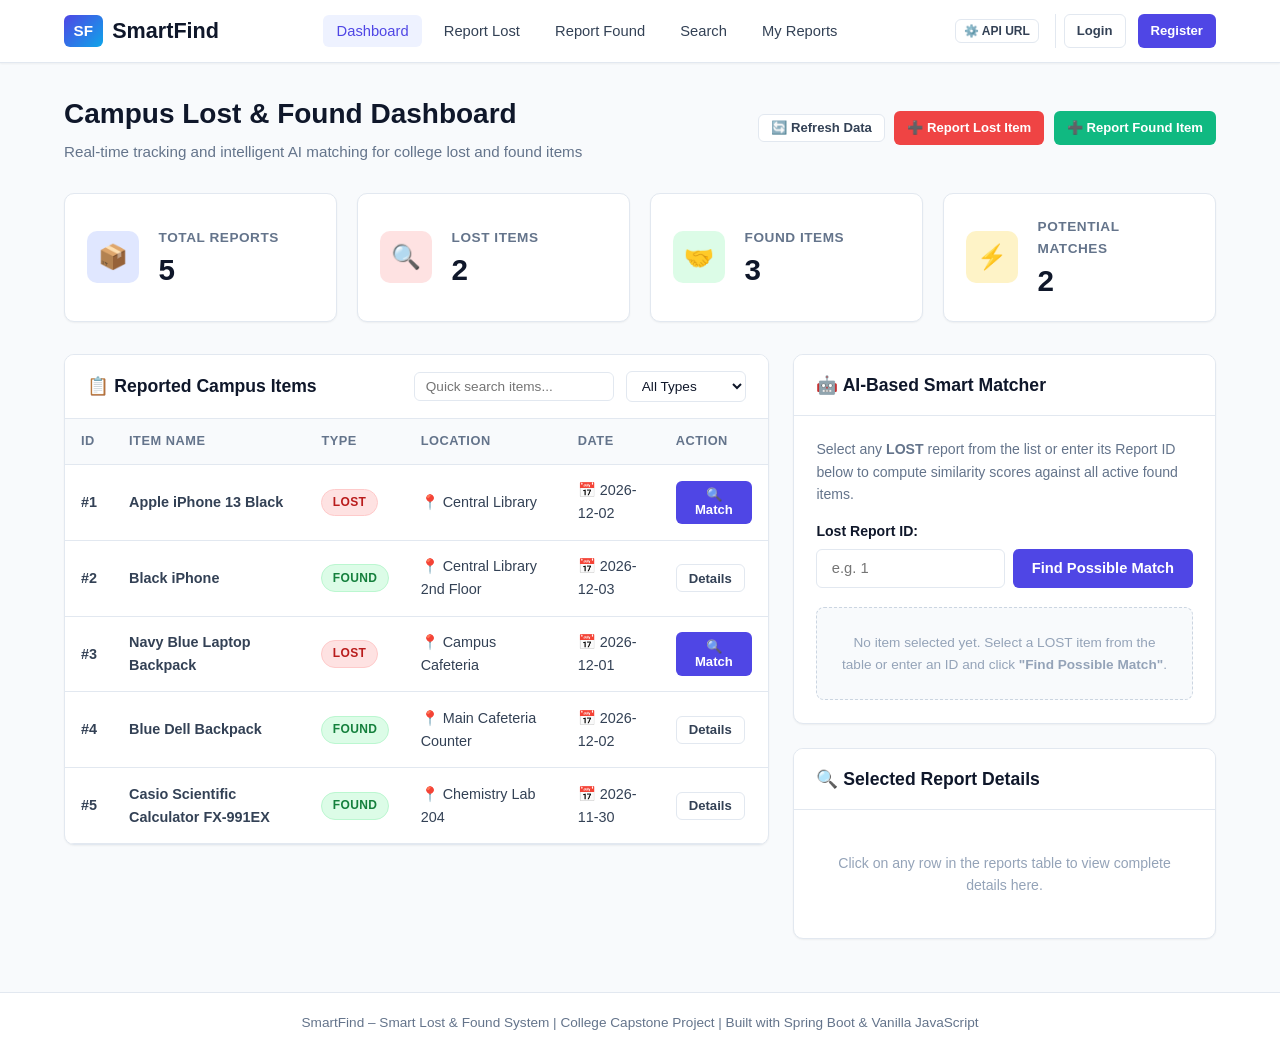
<file: index.html>
<!DOCTYPE html>
<html lang="en">
<head>
    <meta charset="UTF-8">
    <meta name="viewport" content="width=device-width, initial-scale=1.0">
    <title>SmartFind – Smart Lost & Found System Dashboard</title>
    <link rel="stylesheet" href="style.css">
</head>
<body>

    <!-- Dynamic Navigation Bar -->
    <div id="navbar-placeholder"></div>

    <main class="main-content">
        <!-- Page Header -->
        <div class="page-header">
            <div>
                <h1>Campus Lost & Found Dashboard</h1>
                <p>Real-time tracking and intelligent AI matching for college lost and found items</p>
            </div>
            <div style="display: flex; gap: 0.6rem; align-items: center;">
                <button class="btn btn-secondary btn-sm" onclick="refreshDashboardStats(); loadRecentReports();">
                    🔄 Refresh Data
                </button>
                <a href="lost-item.html" class="btn btn-danger btn-sm">➕ Report Lost Item</a>
                <a href="found-item.html" class="btn btn-success btn-sm">➕ Report Found Item</a>
            </div>
        </div>

        <div id="dash-alert-container"></div>

        <!-- Metric Statistics Cards -->
        <section class="metrics-grid">
            <div class="metric-card">
                <div class="metric-icon total">📦</div>
                <div class="metric-info">
                    <h3>Total Reports</h3>
                    <div class="metric-number" id="stat-total-reports">0</div>
                </div>
            </div>
            <div class="metric-card">
                <div class="metric-icon lost">🔍</div>
                <div class="metric-info">
                    <h3>Lost Items</h3>
                    <div class="metric-number" id="stat-total-lost">0</div>
                </div>
            </div>
            <div class="metric-card">
                <div class="metric-icon found">🤝</div>
                <div class="metric-info">
                    <h3>Found Items</h3>
                    <div class="metric-number" id="stat-total-found">0</div>
                </div>
            </div>
            <div class="metric-card">
                <div class="metric-icon matches">⚡</div>
                <div class="metric-info">
                    <h3>Potential Matches</h3>
                    <div class="metric-number" id="stat-potential-matches">0</div>
                </div>
            </div>
        </section>

        <!-- Main Dashboard 2-Column Grid -->
        <div class="dashboard-grid">
            <!-- Left Column: Reports List & Table -->
            <div class="card">
                <div class="card-header">
                    <div class="card-title">📋 Reported Campus Items</div>
                    <div class="search-bar-inline">
                        <input type="text" id="dash-search-input" class="form-control" placeholder="Quick search items..." style="width: 200px; padding: 0.4rem 0.7rem; font-size: 0.85rem;">
                        <select id="dash-filter-type" class="form-control" style="width: 120px; padding: 0.4rem 0.7rem; font-size: 0.85rem;">
                            <option value="">All Types</option>
                            <option value="LOST">Lost</option>
                            <option value="FOUND">Found</option>
                        </select>
                    </div>
                </div>
                <div class="card-body" style="padding: 0;">
                    <div class="table-responsive">
                        <table class="table">
                            <thead>
                                <tr>
                                    <th>ID</th>
                                    <th>Item Name</th>
                                    <th>Type</th>
                                    <th>Location</th>
                                    <th>Date</th>
                                    <th>Action</th>
                                </tr>
                            </thead>
                            <tbody id="reports-table-body">
                                <tr>
                                    <td colspan="6" style="text-align: center; padding: 2rem;">Loading reports...</td>
                                </tr>
                            </tbody>
                        </table>
                    </div>
                </div>
            </div>

            <!-- Right Column: AI Matching & Selected Item Details -->
            <div>
                <!-- Smart AI Matching Card -->
                <div class="card">
                    <div class="card-header">
                        <div class="card-title">🤖 AI-Based Smart Matcher</div>
                    </div>
                    <div class="card-body">
                        <p style="font-size: 0.88rem; color: var(--muted); margin-bottom: 0.9rem;">
                            Select any <strong>LOST</strong> report from the list or enter its Report ID below to compute similarity scores against all active found items.
                        </p>
                        <div id="match-alert-container"></div>
                        <div class="form-group">
                            <label class="form-label" for="match-lost-id-input">Lost Report ID:</label>
                            <div style="display: flex; gap: 0.5rem;">
                                <input type="number" id="match-lost-id-input" class="form-control" placeholder="e.g. 1" min="1">
                                <button class="btn btn-primary" onclick="runMatching()" style="white-space: nowrap;">
                                    Find Possible Match
                                </button>
                            </div>
                        </div>

                        <!-- Results Container -->
                        <div id="matching-results-container" style="margin-top: 1.2rem;">
                            <div style="font-size: 0.85rem; color: #94a3b8; text-align: center; padding: 1.5rem; background: #f8fafc; border-radius: 8px; border: 1px dashed #cbd5e1;">
                                No item selected yet. Select a LOST item from the table or enter an ID and click <strong>"Find Possible Match"</strong>.
                            </div>
                        </div>
                    </div>
                </div>

                <!-- Selected Item Details Card -->
                <div class="card">
                    <div class="card-header">
                        <div class="card-title">🔍 Selected Report Details</div>
                    </div>
                    <div class="card-body">
                        <div id="item-details-content">
                            <p style="font-size: 0.88rem; color: #94a3b8; text-align: center; padding: 1.2rem;">
                                Click on any row in the reports table to view complete details here.
                            </p>
                        </div>
                    </div>
                </div>
            </div>
        </div>
    </main>

    <footer class="footer">
        <p>SmartFind – Smart Lost & Found System | College Capstone Project | Built with Spring Boot &amp; Vanilla JavaScript</p>
    </footer>

    <script src="script.js?v=3.0"></script>
    <script>
        document.addEventListener("DOMContentLoaded", () => {
            loadDashboard();
            // Handle if coming from search match link
            const matchId = sessionStorage.getItem("match_id");
            if (matchId) {
                sessionStorage.removeItem("match_id");
                setTimeout(() => {
                    triggerMatchForLostItem(Number(matchId));
                }, 400);
            }
        });
    </script>
</body>
</html>
</file>
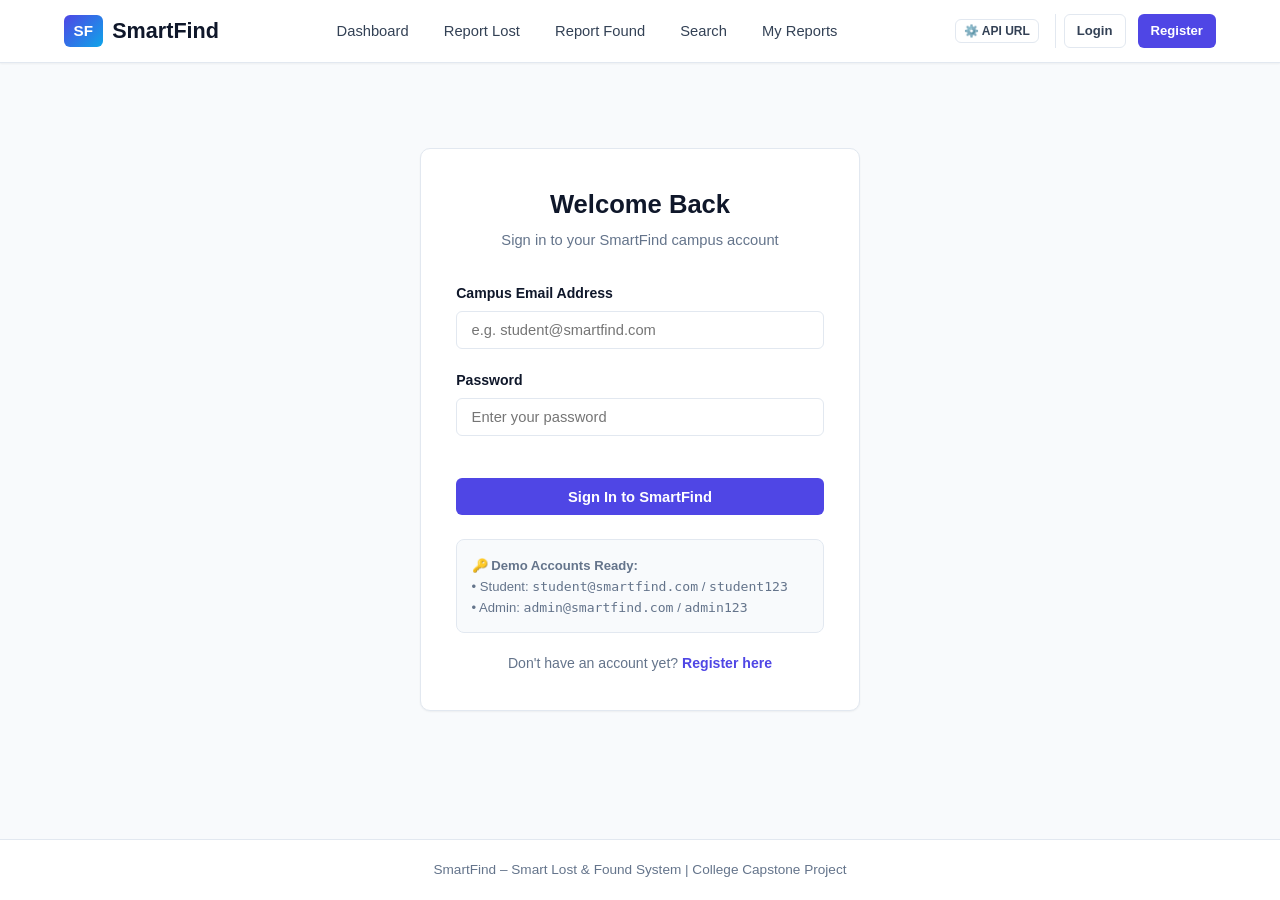
<file: admin.html>
<!DOCTYPE html>
<html lang="en">
<head>
    <meta charset="UTF-8">
    <meta name="viewport" content="width=device-width, initial-scale=1.0">
    <title>Administrator Panel – SmartFind System</title>
    <link rel="stylesheet" href="style.css">
</head>
<body>

    <div id="navbar-placeholder"></div>

    <main class="main-content">
        <div class="page-header">
            <div>
                <h1>🛡️ Campus Administration Panel</h1>
                <p>System oversight, content moderation, and report management (Restricted to ADMIN role)</p>
            </div>
            <div style="display: flex; gap: 0.6rem; align-items: center;">
                <select id="admin-filter-type" class="form-control" style="width: 160px; font-size: 0.88rem;">
                    <option value="">All Reports</option>
                    <option value="LOST">Lost Reports Only</option>
                    <option value="FOUND">Found Reports Only</option>
                </select>
                <button class="btn btn-secondary btn-sm" onclick="loadAdminReports()">
                    🔄 Refresh
                </button>
            </div>
        </div>

        <div id="admin-alert"></div>

        <div class="card">
            <div class="card-header">
                <div class="card-title">📋 All Campus Reports Moderation</div>
            </div>
            <div class="card-body" style="padding: 0;">
                <div class="table-responsive">
                    <table class="table">
                        <thead>
                            <tr>
                                <th>ID</th>
                                <th>Item Name</th>
                                <th>Type</th>
                                <th>Location</th>
                                <th>Date</th>
                                <th>Submitted By</th>
                                <th>Admin Actions</th>
                            </tr>
                        </thead>
                        <tbody id="admin-reports-table">
                            <tr>
                                <td colspan="7" style="text-align: center; padding: 2rem;">Loading admin data...</td>
                            </tr>
                        </tbody>
                    </table>
                </div>
            </div>
        </div>
    </main>

    <footer class="footer">
        <p>SmartFind – Smart Lost & Found System | College Capstone Project | Admin Portal</p>
    </footer>

    <script src="script.js?v=3.0"></script>
    <script>
        document.addEventListener("DOMContentLoaded", () => {
            initAdminPage();
        });
    </script>
</body>
</html>
</file>
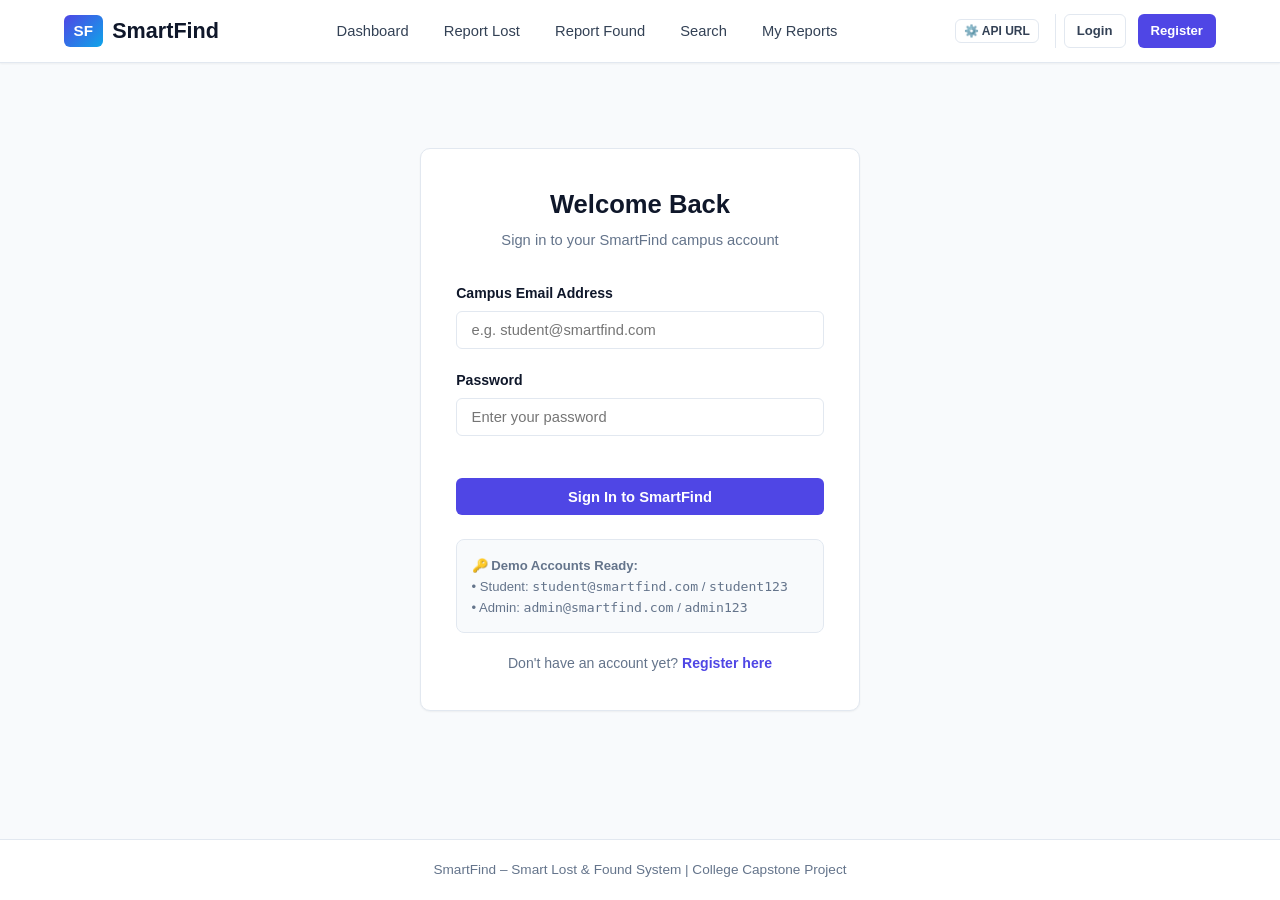
<file: found-item.html>
<!DOCTYPE html>
<html lang="en">
<head>
    <meta charset="UTF-8">
    <meta name="viewport" content="width=device-width, initial-scale=1.0">
    <title>Report Found Item – SmartFind System</title>
    <link rel="stylesheet" href="style.css">
</head>
<body>

    <div id="navbar-placeholder"></div>

    <main class="main-content">
        <div style="max-width: 680px; margin: 0 auto;">
            <div class="page-header">
                <div>
                    <h1>🤝 Report a Found Item</h1>
                    <p>Help a fellow campus student or colleague recover their misplaced belongings.</p>
                </div>
            </div>

            <div id="report-alert-container"></div>

            <div class="card">
                <div class="card-header">
                    <div class="card-title">📝 Found Item Details Form</div>
                    <span class="badge badge-found">Report Type: FOUND</span>
                </div>
                <div class="card-body">
                    <form id="item-form" onsubmit="handleItemReportSubmit(event, 'FOUND')">
                        <div class="form-group">
                            <label class="form-label" for="item-name">Item Name *</label>
                            <input type="text" id="item-name" class="form-control" placeholder="e.g. Black iPhone, Blue Notebook Bag, Car Keys" required>
                            <div class="form-hint">Brief title of what you found.</div>
                        </div>

                        <div class="form-group">
                            <label class="form-label" for="item-description">Detailed Description *</label>
                            <textarea id="item-description" class="form-control" placeholder="Describe appearance, condition, where it was spotted, distinctive marks..." required></textarea>
                            <div class="form-hint">Do not include private codes or PINs. Keep details clear and objective.</div>
                        </div>

                        <div class="form-group">
                            <label class="form-label" for="item-location">Location Where Found *</label>
                            <input type="text" id="item-location" class="form-control" placeholder="e.g. Library Study Desk, Cafeteria Table, Auditorium A" required>
                            <div class="form-hint">Precise spot on campus where the object was discovered.</div>
                        </div>

                        <div class="form-group">
                            <label class="form-label" for="item-date">Date Found *</label>
                            <input type="date" id="item-date" class="form-control" required>
                        </div>

                        <div style="display: flex; gap: 0.8rem; margin-top: 1.5rem;">
                            <button type="submit" id="submit-btn" class="btn btn-success" style="flex: 1;">
                                Submit Found Report
                            </button>
                            <a href="index.html" class="btn btn-secondary">Cancel</a>
                        </div>
                    </form>
                </div>
            </div>
        </div>
    </main>

    <footer class="footer">
        <p>SmartFind – Smart Lost & Found System | College Capstone Project</p>
    </footer>

    <script src="script.js?v=3.0"></script>
    <script>
        document.addEventListener("DOMContentLoaded", () => {
            initNavigation("found");
            requireAuth();
            const dateInput = document.getElementById("item-date");
            if (dateInput) {
                dateInput.value = new Date().toISOString().split("T")[0];
            }
        });
    </script>
</body>
</html>
</file>
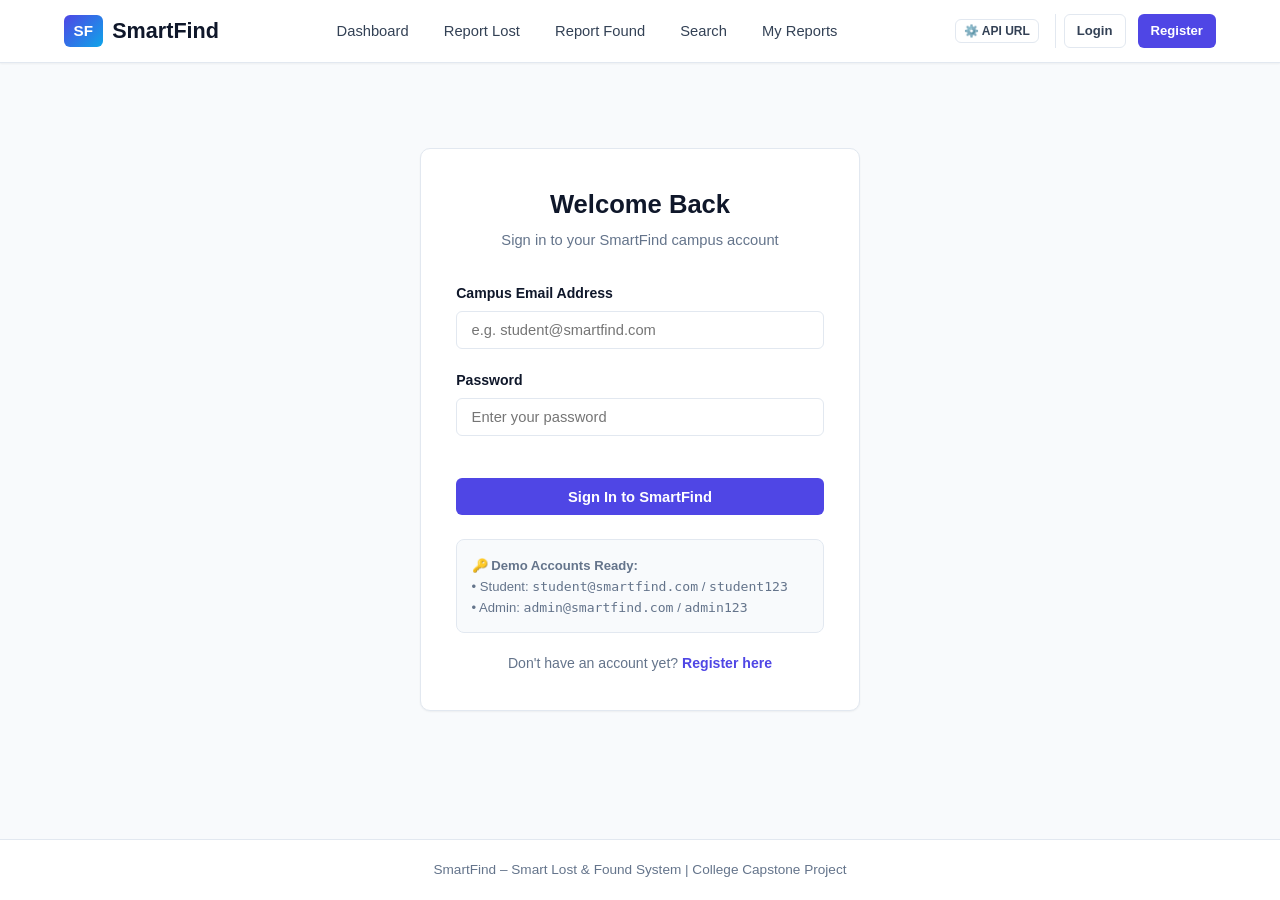
<file: login.html>
<!DOCTYPE html>
<html lang="en">
<head>
    <meta charset="UTF-8">
    <meta name="viewport" content="width=device-width, initial-scale=1.0">
    <title>Login – SmartFind Lost & Found System</title>
    <link rel="stylesheet" href="style.css">
</head>
<body>

    <div id="navbar-placeholder"></div>

    <main class="main-content">
        <div class="auth-wrapper">
            <div class="card">
                <div class="card-body" style="padding: 2.2rem;">
                    <div class="auth-header">
                        <h2>Welcome Back</h2>
                        <p>Sign in to your SmartFind campus account</p>
                    </div>

                    <div id="login-alert"></div>

                    <form id="login-form" onsubmit="handleLoginSubmit(event)">
                        <div class="form-group">
                            <label class="form-label" for="email">Campus Email Address</label>
                            <input type="email" id="email" class="form-control" placeholder="e.g. student@smartfind.com" required>
                        </div>

                        <div class="form-group">
                            <label class="form-label" for="password">Password</label>
                            <input type="password" id="password" class="form-control" placeholder="Enter your password" required>
                        </div>

                        <button type="submit" id="login-btn" class="btn btn-primary btn-block" style="margin-top: 1.4rem;">
                            Sign In to SmartFind
                        </button>
                    </form>

                    <div style="margin-top: 1.5rem; padding: 0.9rem; background: #f8fafc; border-radius: 8px; font-size: 0.82rem; color: #64748b; border: 1px solid #e2e8f0;">
                        <strong>🔑 Demo Accounts Ready:</strong><br>
                        • Student: <code>student@smartfind.com</code> / <code>student123</code><br>
                        • Admin: <code>admin@smartfind.com</code> / <code>admin123</code>
                    </div>

                    <div class="auth-footer">
                        Don't have an account yet? <a href="register.html">Register here</a>
                    </div>
                </div>
            </div>
        </div>
    </main>

    <footer class="footer">
        <p>SmartFind – Smart Lost & Found System | College Capstone Project</p>
    </footer>

    <script src="script.js?v=3.0"></script>
    <script>
        document.addEventListener("DOMContentLoaded", () => {
            initNavigation("login");
            const user = getLoggedInUser();
            if (user) {
                // If already logged in, redirect to dashboard
                window.location.href = "index.html";
            }
        });
    </script>
</body>
</html>
</file>
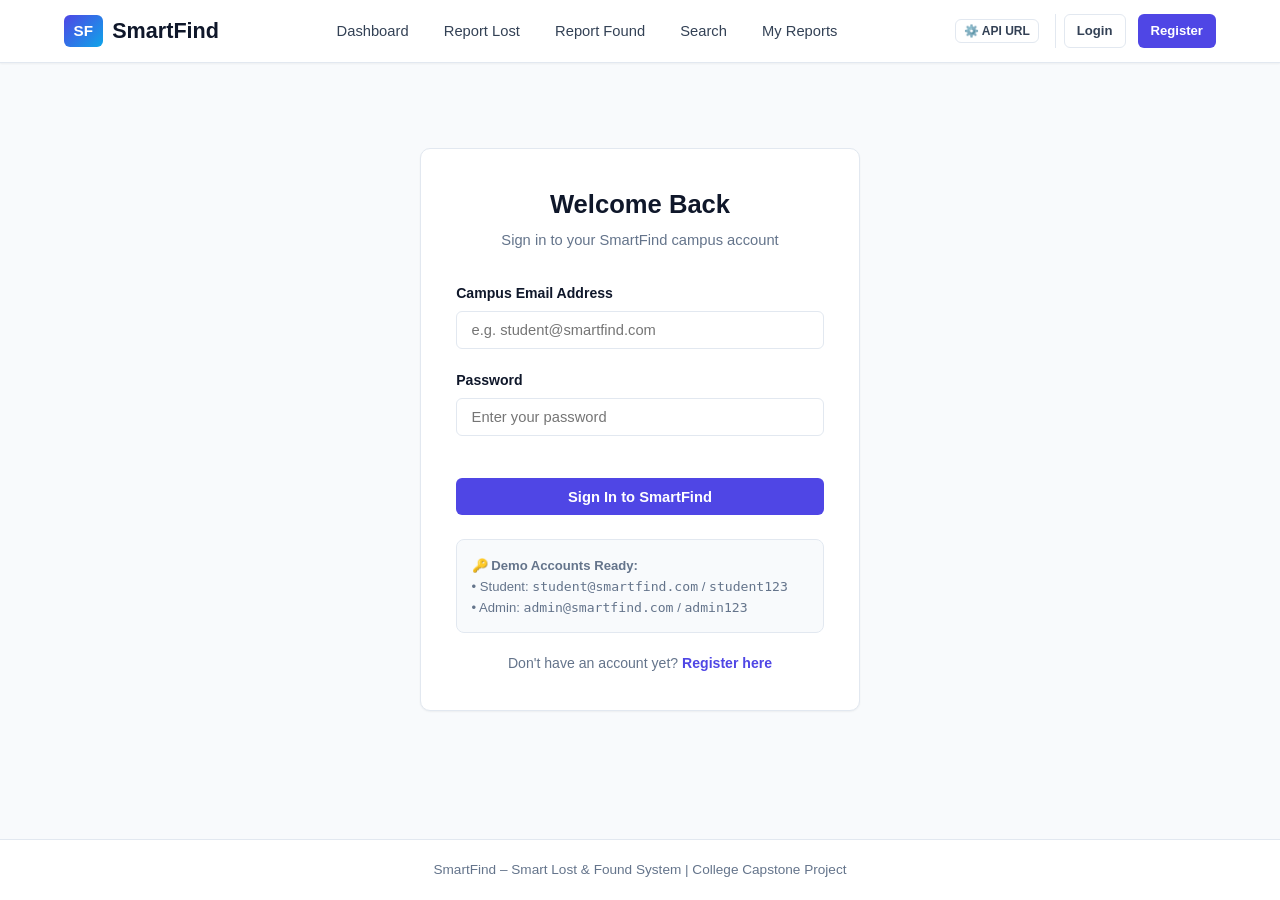
<file: lost-item.html>
<!DOCTYPE html>
<html lang="en">
<head>
    <meta charset="UTF-8">
    <meta name="viewport" content="width=device-width, initial-scale=1.0">
    <title>Report Lost Item – SmartFind System</title>
    <link rel="stylesheet" href="style.css">
</head>
<body>

    <div id="navbar-placeholder"></div>

    <main class="main-content">
        <div style="max-width: 680px; margin: 0 auto;">
            <div class="page-header">
                <div>
                    <h1>🔍 Report a Lost Item</h1>
                    <p>Submit item details so SmartFind's AI engine can find matches against reported found items.</p>
                </div>
            </div>

            <div id="report-alert-container"></div>

            <div class="card">
                <div class="card-header">
                    <div class="card-title">📝 Lost Item Details Form</div>
                    <span class="badge badge-lost">Report Type: LOST</span>
                </div>
                <div class="card-body">
                    <form id="item-form" onsubmit="handleItemReportSubmit(event, 'LOST')">
                        <div class="form-group">
                            <label class="form-label" for="item-name">Item Name *</label>
                            <input type="text" id="item-name" class="form-control" placeholder="e.g. Apple iPhone 13, Navy Blue Backpack, Casio Watch" required>
                            <div class="form-hint">Provide the specific brand or object name for accurate AI matching.</div>
                        </div>

                        <div class="form-group">
                            <label class="form-label" for="item-description">Detailed Description *</label>
                            <textarea id="item-description" class="form-control" placeholder="Describe color, size, case, unique scratches, logos, contents or distinctive marks..." required></textarea>
                            <div class="form-hint">Our keyword matching algorithm compares key terms in this description.</div>
                        </div>

                        <div class="form-group">
                            <label class="form-label" for="item-location">Location Where Lost *</label>
                            <input type="text" id="item-location" class="form-control" placeholder="e.g. Central Library, Cafeteria Block A, Science Lab 2" required>
                            <div class="form-hint">Campus building, room number, floor, or nearby landmark.</div>
                        </div>

                        <div class="form-group">
                            <label class="form-label" for="item-date">Date Lost *</label>
                            <input type="date" id="item-date" class="form-control" required>
                        </div>

                        <div style="display: flex; gap: 0.8rem; margin-top: 1.5rem;">
                            <button type="submit" id="submit-btn" class="btn btn-danger" style="flex: 1;">
                                Submit Lost Report
                            </button>
                            <a href="index.html" class="btn btn-secondary">Cancel</a>
                        </div>
                    </form>
                </div>
            </div>
        </div>
    </main>

    <footer class="footer">
        <p>SmartFind – Smart Lost & Found System | College Capstone Project</p>
    </footer>

    <script src="script.js?v=3.0"></script>
    <script>
        document.addEventListener("DOMContentLoaded", () => {
            initNavigation("lost");
            requireAuth();
            // Default date picker to today
            const dateInput = document.getElementById("item-date");
            if (dateInput) {
                dateInput.value = new Date().toISOString().split("T")[0];
            }
        });
    </script>
</body>
</html>
</file>
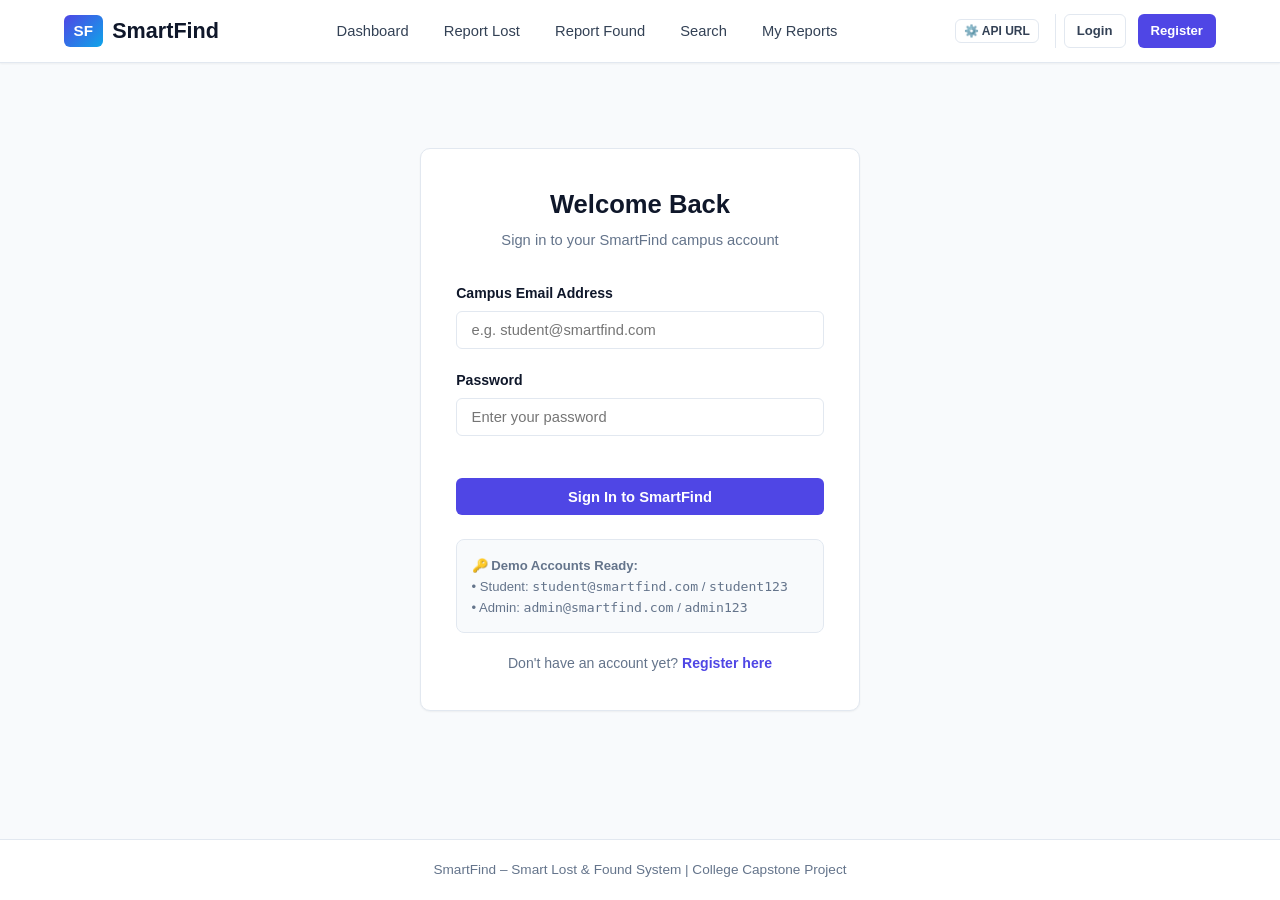
<file: my-reports.html>
<!DOCTYPE html>
<html lang="en">
<head>
    <meta charset="UTF-8">
    <meta name="viewport" content="width=device-width, initial-scale=1.0">
    <title>My Reports – SmartFind System</title>
    <link rel="stylesheet" href="style.css">
</head>
<body>

    <div id="navbar-placeholder"></div>

    <main class="main-content">
        <div class="page-header">
            <div>
                <h1>📂 My Submitted Reports</h1>
                <p>Manage reports you have submitted. You can review statuses or delete resolved items.</p>
            </div>
            <div style="display: flex; gap: 0.6rem;">
                <a href="lost-item.html" class="btn btn-danger btn-sm">➕ Report Lost Item</a>
                <a href="found-item.html" class="btn btn-success btn-sm">➕ Report Found Item</a>
            </div>
        </div>

        <div id="my-reports-alert"></div>

        <div class="card">
            <div class="card-header">
                <div class="card-title">📋 Your Items History</div>
            </div>
            <div class="card-body" style="padding: 0;">
                <div class="table-responsive">
                    <table class="table">
                        <thead>
                            <tr>
                                <th>Report ID</th>
                                <th>Item Name</th>
                                <th>Type</th>
                                <th>Location</th>
                                <th>Date</th>
                                <th>Actions</th>
                            </tr>
                        </thead>
                        <tbody id="my-reports-table">
                            <tr>
                                <td colspan="6" style="text-align: center; padding: 2rem;">Loading your reports...</td>
                            </tr>
                        </tbody>
                    </table>
                </div>
            </div>
        </div>
    </main>

    <footer class="footer">
        <p>SmartFind – Smart Lost & Found System | College Capstone Project</p>
    </footer>

    <script src="script.js?v=3.0"></script>
    <script>
        document.addEventListener("DOMContentLoaded", () => {
            initMyReportsPage();
        });
    </script>
</body>
</html>
</file>
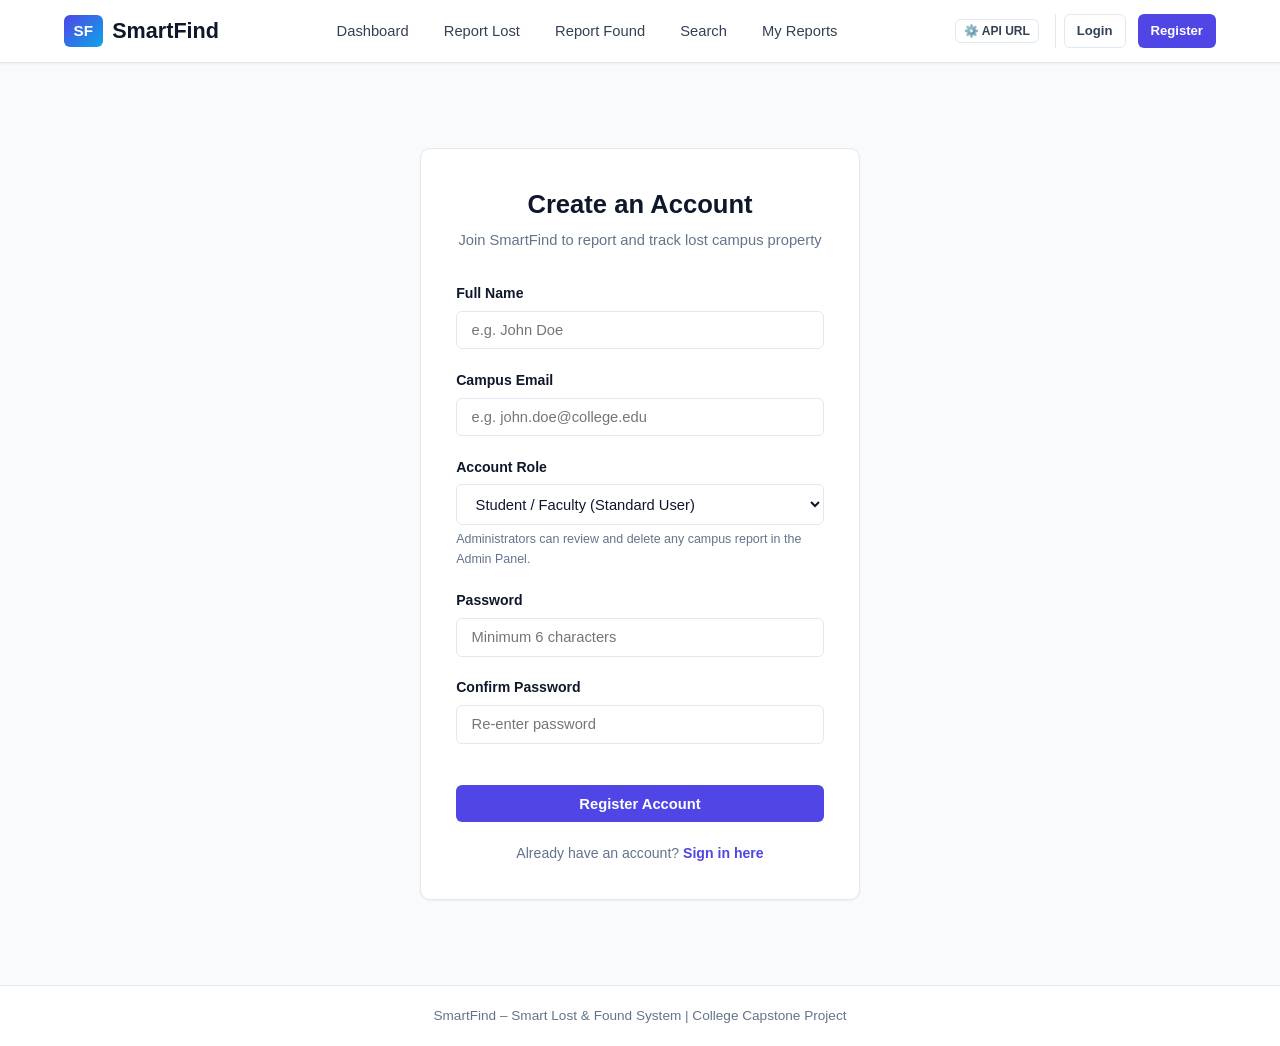
<file: register.html>
<!DOCTYPE html>
<html lang="en">
<head>
    <meta charset="UTF-8">
    <meta name="viewport" content="width=device-width, initial-scale=1.0">
    <title>Register – SmartFind Lost & Found System</title>
    <link rel="stylesheet" href="style.css">
</head>
<body>

    <div id="navbar-placeholder"></div>

    <main class="main-content">
        <div class="auth-wrapper">
            <div class="card">
                <div class="card-body" style="padding: 2.2rem;">
                    <div class="auth-header">
                        <h2>Create an Account</h2>
                        <p>Join SmartFind to report and track lost campus property</p>
                    </div>

                    <div id="register-alert"></div>

                    <form id="register-form" onsubmit="handleRegisterSubmit(event)">
                        <div class="form-group">
                            <label class="form-label" for="name">Full Name</label>
                            <input type="text" id="name" class="form-control" placeholder="e.g. John Doe" required minlength="2">
                        </div>

                        <div class="form-group">
                            <label class="form-label" for="email">Campus Email</label>
                            <input type="email" id="email" class="form-control" placeholder="e.g. john.doe@college.edu" required>
                        </div>

                        <div class="form-group">
                            <label class="form-label" for="role">Account Role</label>
                            <select id="role" class="form-control">
                                <option value="USER">Student / Faculty (Standard User)</option>
                                <option value="ADMIN">Campus Administrator</option>
                            </select>
                            <div class="form-hint">Administrators can review and delete any campus report in the Admin Panel.</div>
                        </div>

                        <div class="form-group">
                            <label class="form-label" for="password">Password</label>
                            <input type="password" id="password" class="form-control" placeholder="Minimum 6 characters" required minlength="6">
                        </div>

                        <div class="form-group">
                            <label class="form-label" for="confirm-password">Confirm Password</label>
                            <input type="password" id="confirm-password" class="form-control" placeholder="Re-enter password" required minlength="6">
                        </div>

                        <button type="submit" id="register-btn" class="btn btn-primary btn-block" style="margin-top: 1.4rem;">
                            Register Account
                        </button>
                    </form>

                    <div class="auth-footer">
                        Already have an account? <a href="login.html">Sign in here</a>
                    </div>
                </div>
            </div>
        </div>
    </main>

    <footer class="footer">
        <p>SmartFind – Smart Lost & Found System | College Capstone Project</p>
    </footer>

    <script src="script.js?v=3.0"></script>
    <script>
        document.addEventListener("DOMContentLoaded", () => {
            initNavigation("register");
        });
    </script>
</body>
</html>
</file>
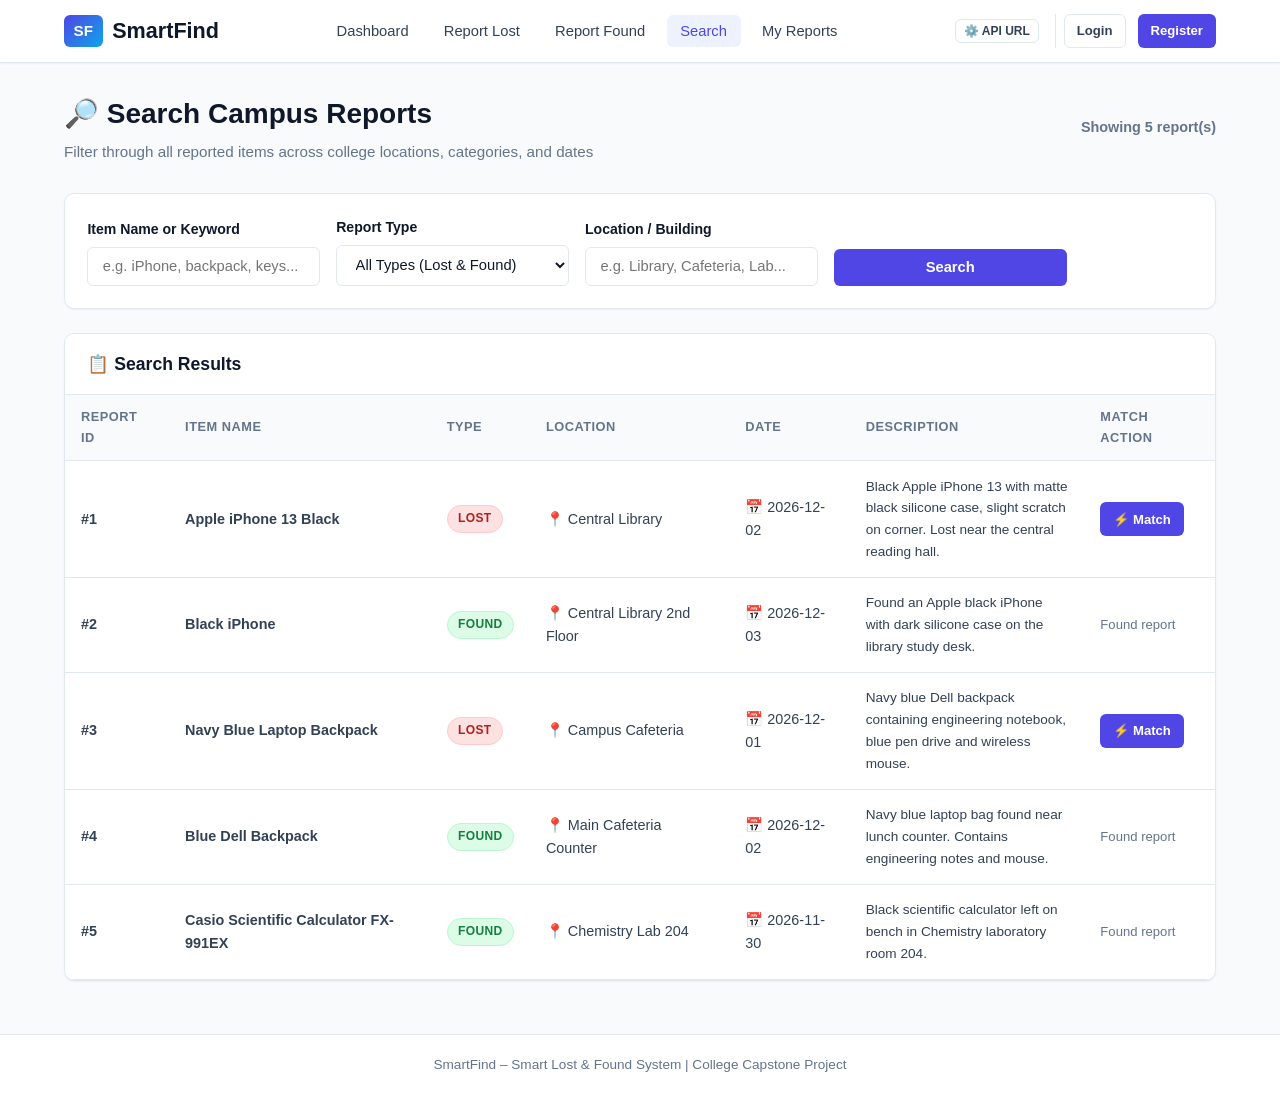
<file: search.html>
<!DOCTYPE html>
<html lang="en">
<head>
    <meta charset="UTF-8">
    <meta name="viewport" content="width=device-width, initial-scale=1.0">
    <title>Search Items – SmartFind System</title>
    <link rel="stylesheet" href="style.css">
</head>
<body>

    <div id="navbar-placeholder"></div>

    <main class="main-content">
        <div class="page-header">
            <div>
                <h1>🔎 Search Campus Reports</h1>
                <p>Filter through all reported items across college locations, categories, and dates</p>
            </div>
            <span id="search-count-label" style="font-size: 0.9rem; font-weight: 600; color: var(--muted);"></span>
        </div>

        <div id="search-alert-container"></div>

        <!-- Search Controls Filter Bar -->
        <div class="card" style="margin-bottom: 1.5rem;">
            <div class="card-body">
                <div style="display: grid; grid-template-columns: repeat(auto-fit, minmax(200px, 1fr)) 110px; gap: 1rem; align-items: end;">
                    <div class="form-group" style="margin-bottom: 0;">
                        <label class="form-label" for="search-query">Item Name or Keyword</label>
                        <input type="text" id="search-query" class="form-control" placeholder="e.g. iPhone, backpack, keys...">
                    </div>
                    <div class="form-group" style="margin-bottom: 0;">
                        <label class="form-label" for="search-type">Report Type</label>
                        <select id="search-type" class="form-control">
                            <option value="">All Types (Lost &amp; Found)</option>
                            <option value="LOST">Lost Only</option>
                            <option value="FOUND">Found Only</option>
                        </select>
                    </div>
                    <div class="form-group" style="margin-bottom: 0;">
                        <label class="form-label" for="search-location">Location / Building</label>
                        <input type="text" id="search-location" class="form-control" placeholder="e.g. Library, Cafeteria, Lab...">
                    </div>
                    <div>
                        <button type="button" id="search-btn" class="btn btn-primary btn-block">
                            Search
                        </button>
                    </div>
                </div>
            </div>
        </div>

        <!-- Search Results Table -->
        <div class="card">
            <div class="card-header">
                <div class="card-title">📋 Search Results</div>
            </div>
            <div class="card-body" style="padding: 0;">
                <div class="table-responsive">
                    <table class="table">
                        <thead>
                            <tr>
                                <th>Report ID</th>
                                <th>Item Name</th>
                                <th>Type</th>
                                <th>Location</th>
                                <th>Date</th>
                                <th>Description</th>
                                <th>Match Action</th>
                            </tr>
                        </thead>
                        <tbody id="search-results-table">
                            <tr>
                                <td colspan="7" style="text-align: center; padding: 2rem;">Loading reports...</td>
                            </tr>
                        </tbody>
                    </table>
                </div>
            </div>
        </div>
    </main>

    <footer class="footer">
        <p>SmartFind – Smart Lost & Found System | College Capstone Project</p>
    </footer>

    <script src="script.js?v=3.0"></script>
    <script>
        document.addEventListener("DOMContentLoaded", () => {
            initSearchPage();
        });
    </script>
</body>
</html>
</file>
<file: style.css>
/* ==========================================================================
   SmartFind - AI-Based Smart Lost & Found System
   Modern, Clean, Responsive Stylesheet
   ========================================================================== */

:root {
  --primary: #4f46e5;
  --primary-hover: #4338ca;
  --primary-light: #eef2ff;
  --secondary: #0ea5e9;
  --success: #10b981;
  --success-bg: #ecfdf5;
  --warning: #f59e0b;
  --warning-bg: #fffbeb;
  --danger: #ef4444;
  --danger-bg: #fef2f2;
  --dark: #0f172a;
  --slate: #334155;
  --muted: #64748b;
  --light-bg: #f8fafc;
  --card-bg: #ffffff;
  --border: #e2e8f0;
  --border-focus: #818cf8;
  --radius-sm: 6px;
  --radius-md: 10px;
  --radius-lg: 16px;
  --shadow-sm: 0 1px 2px 0 rgba(0, 0, 0, 0.05);
  --shadow-md: 0 4px 6px -1px rgba(0, 0, 0, 0.08), 0 2px 4px -2px rgba(0, 0, 0, 0.05);
  --shadow-lg: 0 10px 15px -3px rgba(0, 0, 0, 0.09), 0 4px 6px -4px rgba(0, 0, 0, 0.05);
  --shadow-xl: 0 20px 25px -5px rgba(0, 0, 0, 0.1), 0 8px 10px -6px rgba(0, 0, 0, 0.06);
  --transition: all 0.2s cubic-bezier(0.4, 0, 0.2, 1);
  --font-family: 'Segoe UI', -apple-system, BlinkMacSystemFont, Roboto, Oxygen, Ubuntu, Cantarell, sans-serif;
}

* {
  box-sizing: border-box;
  margin: 0;
  padding: 0;
}

body {
  font-family: var(--font-family);
  background-color: var(--light-bg);
  color: var(--slate);
  line-height: 1.6;
  min-height: 100vh;
  display: flex;
  flex-direction: column;
}

/* ==========================================================================
   Navigation Bar
   ========================================================================== */
.navbar {
  background-color: #ffffff;
  border-bottom: 1px solid var(--border);
  position: sticky;
  top: 0;
  z-index: 100;
  box-shadow: var(--shadow-sm);
}

.nav-container {
  max-width: 1200px;
  margin: 0 auto;
  padding: 0.85rem 1.5rem;
  display: flex;
  justify-content: space-between;
  align-items: center;
}

.brand-link {
  display: flex;
  align-items: center;
  gap: 0.6rem;
  text-decoration: none;
  font-size: 1.35rem;
  font-weight: 700;
  color: var(--dark);
}

.brand-badge {
  background: linear-gradient(135deg, var(--primary), var(--secondary));
  color: white;
  padding: 0.25rem 0.6rem;
  border-radius: var(--radius-sm);
  font-size: 0.95rem;
  font-weight: 800;
  display: inline-flex;
  align-items: center;
  justify-content: center;
}

.nav-links {
  display: flex;
  align-items: center;
  list-style: none;
  gap: 0.5rem;
}

.nav-links a {
  text-decoration: none;
  color: var(--slate);
  font-weight: 500;
  font-size: 0.92rem;
  padding: 0.5rem 0.85rem;
  border-radius: var(--radius-sm);
  transition: var(--transition);
}

.nav-links a:hover,
.nav-links a.active {
  color: var(--primary);
  background-color: var(--primary-light);
}

.user-session-panel {
  display: flex;
  align-items: center;
  gap: 0.75rem;
  padding-left: 0.5rem;
  border-left: 1px solid var(--border);
  margin-left: 0.5rem;
}

.user-greeting {
  font-size: 0.88rem;
  font-weight: 600;
  color: var(--dark);
}

.user-role-badge {
  font-size: 0.72rem;
  font-weight: 700;
  padding: 0.15rem 0.45rem;
  border-radius: 9999px;
  background-color: #e0e7ff;
  color: var(--primary);
  text-transform: uppercase;
}

.user-role-badge.admin {
  background-color: #fee2e2;
  color: var(--danger);
}

/* ==========================================================================
   Main Content Layout
   ========================================================================== */
.main-content {
  flex: 1;
  max-width: 1200px;
  width: 100%;
  margin: 1.8rem auto;
  padding: 0 1.5rem;
}

.page-header {
  margin-bottom: 1.8rem;
  display: flex;
  justify-content: space-between;
  align-items: center;
  flex-wrap: wrap;
  gap: 1rem;
}

.page-header h1 {
  font-size: 1.75rem;
  font-weight: 700;
  color: var(--dark);
}

.page-header p {
  color: var(--muted);
  font-size: 0.95rem;
  margin-top: 0.2rem;
}

/* ==========================================================================
   Dashboard Metric Cards
   ========================================================================== */
.metrics-grid {
  display: grid;
  grid-template-columns: repeat(auto-fit, minmax(230px, 1fr));
  gap: 1.25rem;
  margin-bottom: 2rem;
}

.metric-card {
  background: var(--card-bg);
  border: 1px solid var(--border);
  border-radius: var(--radius-md);
  padding: 1.4rem;
  display: flex;
  align-items: center;
  gap: 1.2rem;
  box-shadow: var(--shadow-sm);
  transition: var(--transition);
}

.metric-card:hover {
  transform: translateY(-2px);
  box-shadow: var(--shadow-md);
}

.metric-icon {
  width: 52px;
  height: 52px;
  border-radius: var(--radius-md);
  display: flex;
  align-items: center;
  justify-content: center;
  font-size: 1.5rem;
  flex-shrink: 0;
}

.metric-icon.total { background: #e0e7ff; color: #4338ca; }
.metric-icon.lost { background: #fee2e2; color: #dc2626; }
.metric-icon.found { background: #dcfce7; color: #16a34a; }
.metric-icon.matches { background: #fef3c7; color: #d97706; }

.metric-info h3 {
  font-size: 0.85rem;
  font-weight: 600;
  color: var(--muted);
  text-transform: uppercase;
  letter-spacing: 0.04em;
}

.metric-info .metric-number {
  font-size: 1.85rem;
  font-weight: 700;
  color: var(--dark);
  line-height: 1.2;
  margin-top: 0.2rem;
}

/* ==========================================================================
   Two Column Layout (Dashboard & Matching)
   ========================================================================== */
.dashboard-grid {
  display: grid;
  grid-template-columns: 2fr 1.2fr;
  gap: 1.5rem;
  align-items: start;
}

@media (max-width: 992px) {
  .dashboard-grid {
    grid-template-columns: 1fr;
  }
}

/* ==========================================================================
   Cards & Panels
   ========================================================================== */
.card {
  background: var(--card-bg);
  border: 1px solid var(--border);
  border-radius: var(--radius-md);
  box-shadow: var(--shadow-sm);
  overflow: hidden;
  margin-bottom: 1.5rem;
}

.card-header {
  padding: 1rem 1.4rem;
  border-bottom: 1px solid var(--border);
  display: flex;
  justify-content: space-between;
  align-items: center;
  background: #ffffff;
}

.card-title {
  font-size: 1.1rem;
  font-weight: 600;
  color: var(--dark);
  display: flex;
  align-items: center;
  gap: 0.5rem;
}

.card-body {
  padding: 1.4rem;
}

/* ==========================================================================
   Buttons
   ========================================================================== */
.btn {
  display: inline-flex;
  align-items: center;
  justify-content: center;
  gap: 0.45rem;
  font-family: inherit;
  font-size: 0.92rem;
  font-weight: 600;
  padding: 0.6rem 1.1rem;
  border-radius: var(--radius-sm);
  border: 1px solid transparent;
  cursor: pointer;
  transition: var(--transition);
  text-decoration: none;
}

.btn-primary {
  background-color: var(--primary);
  color: white;
}
.btn-primary:hover {
  background-color: var(--primary-hover);
  box-shadow: var(--shadow-md);
}

.btn-secondary {
  background-color: #ffffff;
  border-color: var(--border);
  color: var(--slate);
}
.btn-secondary:hover {
  background-color: var(--light-bg);
  border-color: #cbd5e1;
}

.btn-success {
  background-color: var(--success);
  color: white;
}
.btn-success:hover {
  background-color: #059669;
}

.btn-danger {
  background-color: var(--danger);
  color: white;
}
.btn-danger:hover {
  background-color: #dc2626;
}

.btn-outline-danger {
  background: transparent;
  border-color: #fca5a5;
  color: var(--danger);
}
.btn-outline-danger:hover {
  background-color: var(--danger-bg);
}

.btn-sm {
  padding: 0.35rem 0.75rem;
  font-size: 0.82rem;
}

.btn-block {
  width: 100%;
}

/* ==========================================================================
   Forms & Inputs
   ========================================================================== */
.form-group {
  margin-bottom: 1.2rem;
}

.form-label {
  display: block;
  font-size: 0.88rem;
  font-weight: 600;
  color: var(--dark);
  margin-bottom: 0.4rem;
}

.form-control {
  width: 100%;
  padding: 0.65rem 0.9rem;
  font-family: inherit;
  font-size: 0.92rem;
  color: var(--dark);
  background-color: #ffffff;
  border: 1px solid var(--border);
  border-radius: var(--radius-sm);
  transition: var(--transition);
  outline: none;
}

.form-control:focus {
  border-color: var(--border-focus);
  box-shadow: 0 0 0 3px rgba(99, 102, 241, 0.15);
}

textarea.form-control {
  min-height: 90px;
  resize: vertical;
}

.form-hint {
  font-size: 0.78rem;
  color: var(--muted);
  margin-top: 0.3rem;
}

.search-bar-inline {
  display: flex;
  gap: 0.75rem;
  flex-wrap: wrap;
  align-items: center;
}

/* ==========================================================================
   Badges
   ========================================================================== */
.badge {
  display: inline-flex;
  align-items: center;
  padding: 0.2rem 0.65rem;
  font-size: 0.75rem;
  font-weight: 700;
  border-radius: 9999px;
  text-transform: uppercase;
  letter-spacing: 0.03em;
}

.badge-lost {
  background-color: #fee2e2;
  color: #b91c1c;
  border: 1px solid #fecaca;
}

.badge-found {
  background-color: #dcfce7;
  color: #15803d;
  border: 1px solid #bbf7d0;
}

.badge-active {
  background-color: #e0e7ff;
  color: #4338ca;
}

.badge-resolved {
  background-color: #f1f5f9;
  color: #64748b;
}

/* ==========================================================================
   Tables
   ========================================================================== */
.table-responsive {
  width: 100%;
  overflow-x: auto;
}

.table {
  width: 100%;
  border-collapse: collapse;
  text-align: left;
  font-size: 0.9rem;
}

.table th {
  background-color: #f8fafc;
  color: var(--muted);
  font-weight: 600;
  font-size: 0.8rem;
  text-transform: uppercase;
  letter-spacing: 0.04em;
  padding: 0.75rem 1rem;
  border-bottom: 1px solid var(--border);
}

.table td {
  padding: 0.9rem 1rem;
  border-bottom: 1px solid var(--border);
  vertical-align: middle;
}

.table tbody tr {
  transition: var(--transition);
  cursor: pointer;
}

.table tbody tr:hover {
  background-color: #f1f5f9;
}

.table tbody tr.selected-row {
  background-color: #eef2ff !important;
  border-left: 3px solid var(--primary);
}

/* ==========================================================================
   Matching Results Panel
   ========================================================================== */
.match-card {
  background: #ffffff;
  border: 1px solid var(--border);
  border-radius: var(--radius-md);
  padding: 1.1rem;
  margin-bottom: 1rem;
  transition: var(--transition);
  position: relative;
}

.match-card:hover {
  border-color: #cbd5e1;
  box-shadow: var(--shadow-sm);
}

.match-card-header {
  display: flex;
  justify-content: space-between;
  align-items: flex-start;
  margin-bottom: 0.5rem;
}

.match-score-pill {
  padding: 0.25rem 0.65rem;
  border-radius: 9999px;
  font-size: 0.85rem;
  font-weight: 700;
  display: inline-flex;
  align-items: center;
  gap: 0.3rem;
}

.score-high {
  background-color: #dcfce7;
  color: #15803d;
  border: 1px solid #86efac;
}

.score-medium {
  background-color: #fef3c7;
  color: #b45309;
  border: 1px solid #fde68a;
}

.match-explanation {
  background: #f8fafc;
  border-left: 3px solid var(--primary);
  padding: 0.5rem 0.75rem;
  font-size: 0.8rem;
  color: var(--slate);
  border-radius: 0 var(--radius-sm) var(--radius-sm) 0;
  margin: 0.6rem 0;
}

/* ==========================================================================
   Alerts & Notifications
   ========================================================================== */
.alert {
  padding: 0.85rem 1.1rem;
  border-radius: var(--radius-sm);
  margin-bottom: 1.2rem;
  font-size: 0.92rem;
  display: flex;
  align-items: flex-start;
  gap: 0.6rem;
}

.alert-success {
  background-color: var(--success-bg);
  border: 1px solid #a7f3d0;
  color: #065f46;
}

.alert-danger {
  background-color: var(--danger-bg);
  border: 1px solid #fecaca;
  color: #991b1b;
}

.alert-info {
  background-color: var(--primary-light);
  border: 1px solid #c7d2fe;
  color: #3730a3;
}

.alert-warning {
  background-color: var(--warning-bg);
  border: 1px solid #fde68a;
  color: #92400e;
}

/* ==========================================================================
   Auth Box (Login & Register)
   ========================================================================== */
.auth-wrapper {
  max-width: 440px;
  margin: 3.5rem auto;
  width: 100%;
}

.auth-header {
  text-align: center;
  margin-bottom: 1.8rem;
}

.auth-header h2 {
  font-size: 1.6rem;
  color: var(--dark);
  font-weight: 700;
}

.auth-header p {
  color: var(--muted);
  font-size: 0.92rem;
  margin-top: 0.3rem;
}

.auth-footer {
  text-align: center;
  margin-top: 1.2rem;
  font-size: 0.88rem;
  color: var(--muted);
}

.auth-footer a {
  color: var(--primary);
  text-decoration: none;
  font-weight: 600;
}

.auth-footer a:hover {
  text-decoration: underline;
}

/* ==========================================================================
   Details Drawer / Panel
   ========================================================================== */
.details-panel {
  background: #ffffff;
  border: 1px solid var(--border);
  border-radius: var(--radius-md);
  padding: 1.3rem;
}

.details-row {
  display: flex;
  margin-bottom: 0.75rem;
  font-size: 0.9rem;
}

.details-label {
  width: 110px;
  font-weight: 600;
  color: var(--muted);
  flex-shrink: 0;
}

.details-value {
  color: var(--dark);
  word-break: break-word;
}

/* ==========================================================================
   Footer
   ========================================================================== */
.footer {
  margin-top: auto;
  background: #ffffff;
  border-top: 1px solid var(--border);
  padding: 1.2rem 1.5rem;
  text-align: center;
  font-size: 0.85rem;
  color: var(--muted);
}

/* ==========================================================================
   Responsive Utilities
   ========================================================================== */
@media (max-width: 768px) {
  .nav-container {
    flex-direction: column;
    gap: 0.75rem;
  }
  .nav-links {
    flex-wrap: wrap;
    justify-content: center;
  }
  .user-session-panel {
    border-left: none;
    margin-left: 0;
    padding-left: 0;
  }
}
</file>
